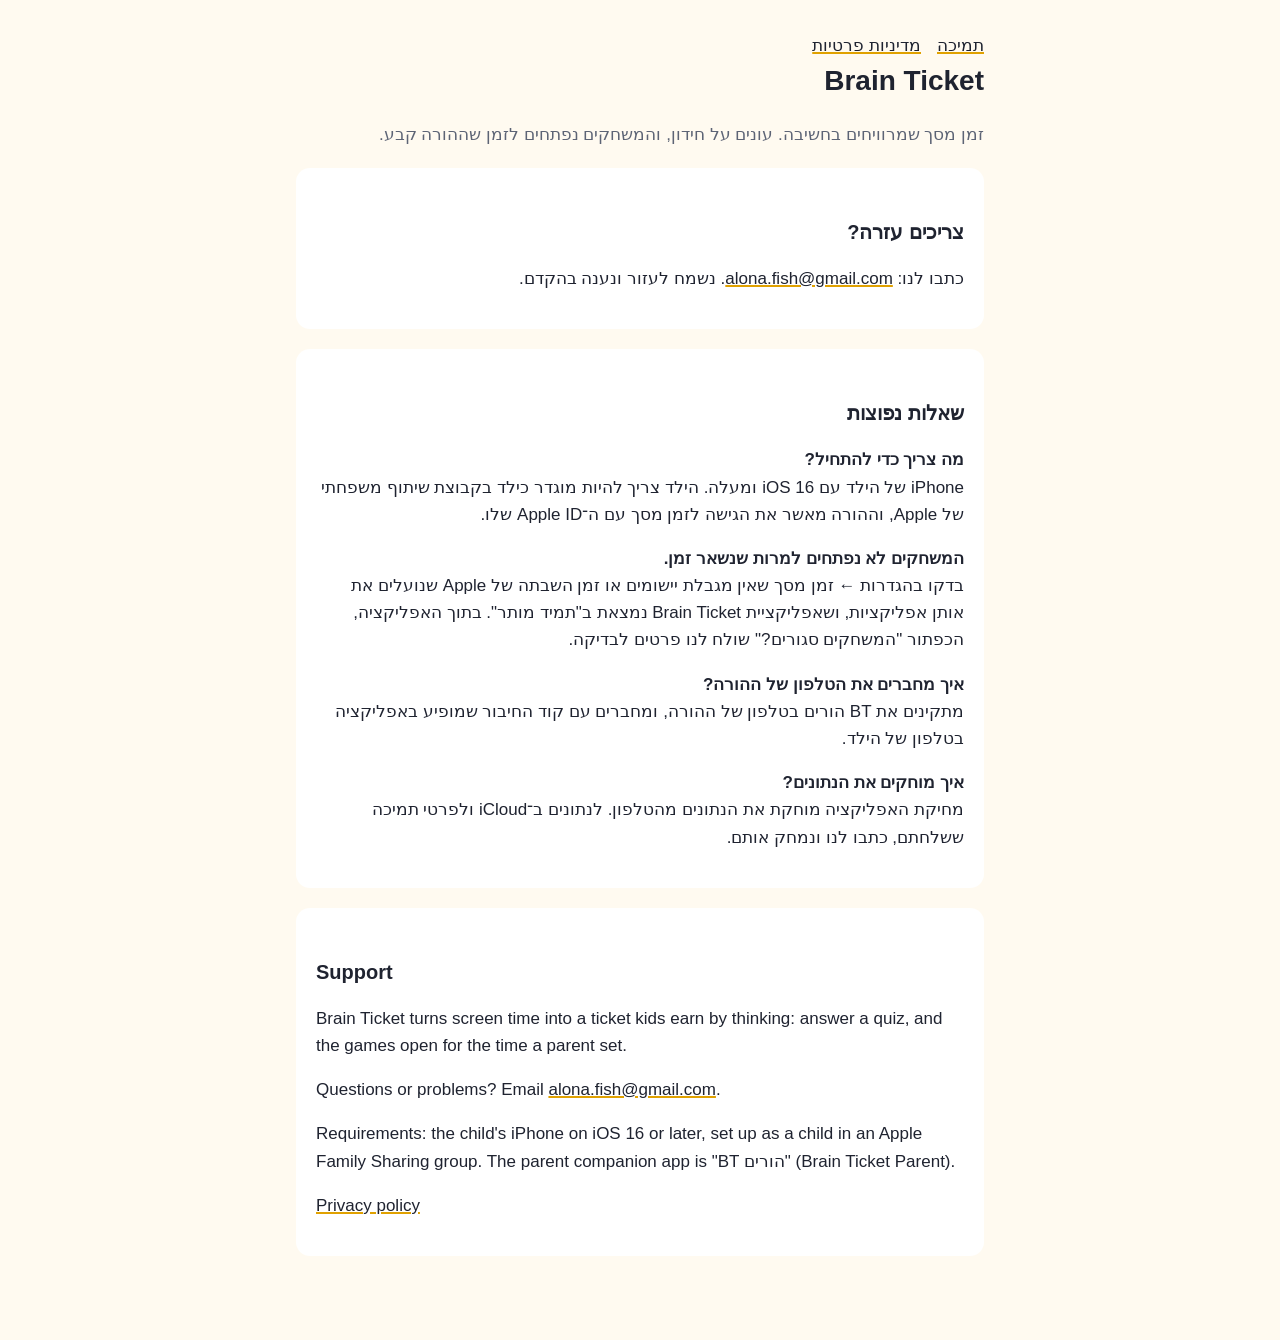
<file: index.html>
<!doctype html>
<html lang="he" dir="rtl">
<head><meta charset="utf-8"><meta name="viewport" content="width=device-width, initial-scale=1">
<title>Brain Ticket – תמיכה</title><link rel="stylesheet" href="style.css"></head>
<body><main>
<nav><a href="./">תמיכה</a><a href="privacy.html">מדיניות פרטיות</a></nav>
<h1>Brain Ticket</h1>
<p class="muted">זמן מסך שמרוויחים בחשיבה. עונים על חידון, והמשחקים נפתחים לזמן שההורה קבע.</p>

<section>
<h2>צריכים עזרה?</h2>
<p>כתבו לנו: <a href="mailto:alona.fish@gmail.com">alona.fish@gmail.com</a>. נשמח לעזור ונענה בהקדם.</p>
</section>

<section>
<h2>שאלות נפוצות</h2>
<p><strong>מה צריך כדי להתחיל?</strong><br>
iPhone של הילד עם iOS 16 ומעלה. הילד צריך להיות מוגדר כילד בקבוצת שיתוף משפחתי של Apple, וההורה מאשר את הגישה לזמן מסך עם ה־Apple ID שלו.</p>
<p><strong>המשחקים לא נפתחים למרות שנשאר זמן.</strong><br>
בדקו בהגדרות ← זמן מסך שאין מגבלת יישומים או זמן השבתה של Apple שנועלים את אותן אפליקציות, ושאפליקציית Brain Ticket נמצאת ב"תמיד מותר". בתוך האפליקציה, הכפתור "המשחקים סגורים?" שולח לנו פרטים לבדיקה.</p>
<p><strong>איך מחברים את הטלפון של ההורה?</strong><br>
מתקינים את BT הורים בטלפון של ההורה, ומחברים עם קוד החיבור שמופיע באפליקציה בטלפון של הילד.</p>
<p><strong>איך מוחקים את הנתונים?</strong><br>
מחיקת האפליקציה מוחקת את הנתונים מהטלפון. לנתונים ב־iCloud ולפרטי תמיכה ששלחתם, כתבו לנו ונמחק אותם.</p>
</section>

<section lang="en">
<h2>Support</h2>
<p>Brain Ticket turns screen time into a ticket kids earn by thinking: answer a quiz, and the games open for the time a parent set.</p>
<p>Questions or problems? Email <a href="mailto:alona.fish@gmail.com">alona.fish@gmail.com</a>.</p>
<p>Requirements: the child's iPhone on iOS 16 or later, set up as a child in an Apple Family Sharing group. The parent companion app is "BT הורים" (Brain Ticket Parent).</p>
<p><a href="privacy.html">Privacy policy</a></p>
</section>
</main></body></html>
</file>
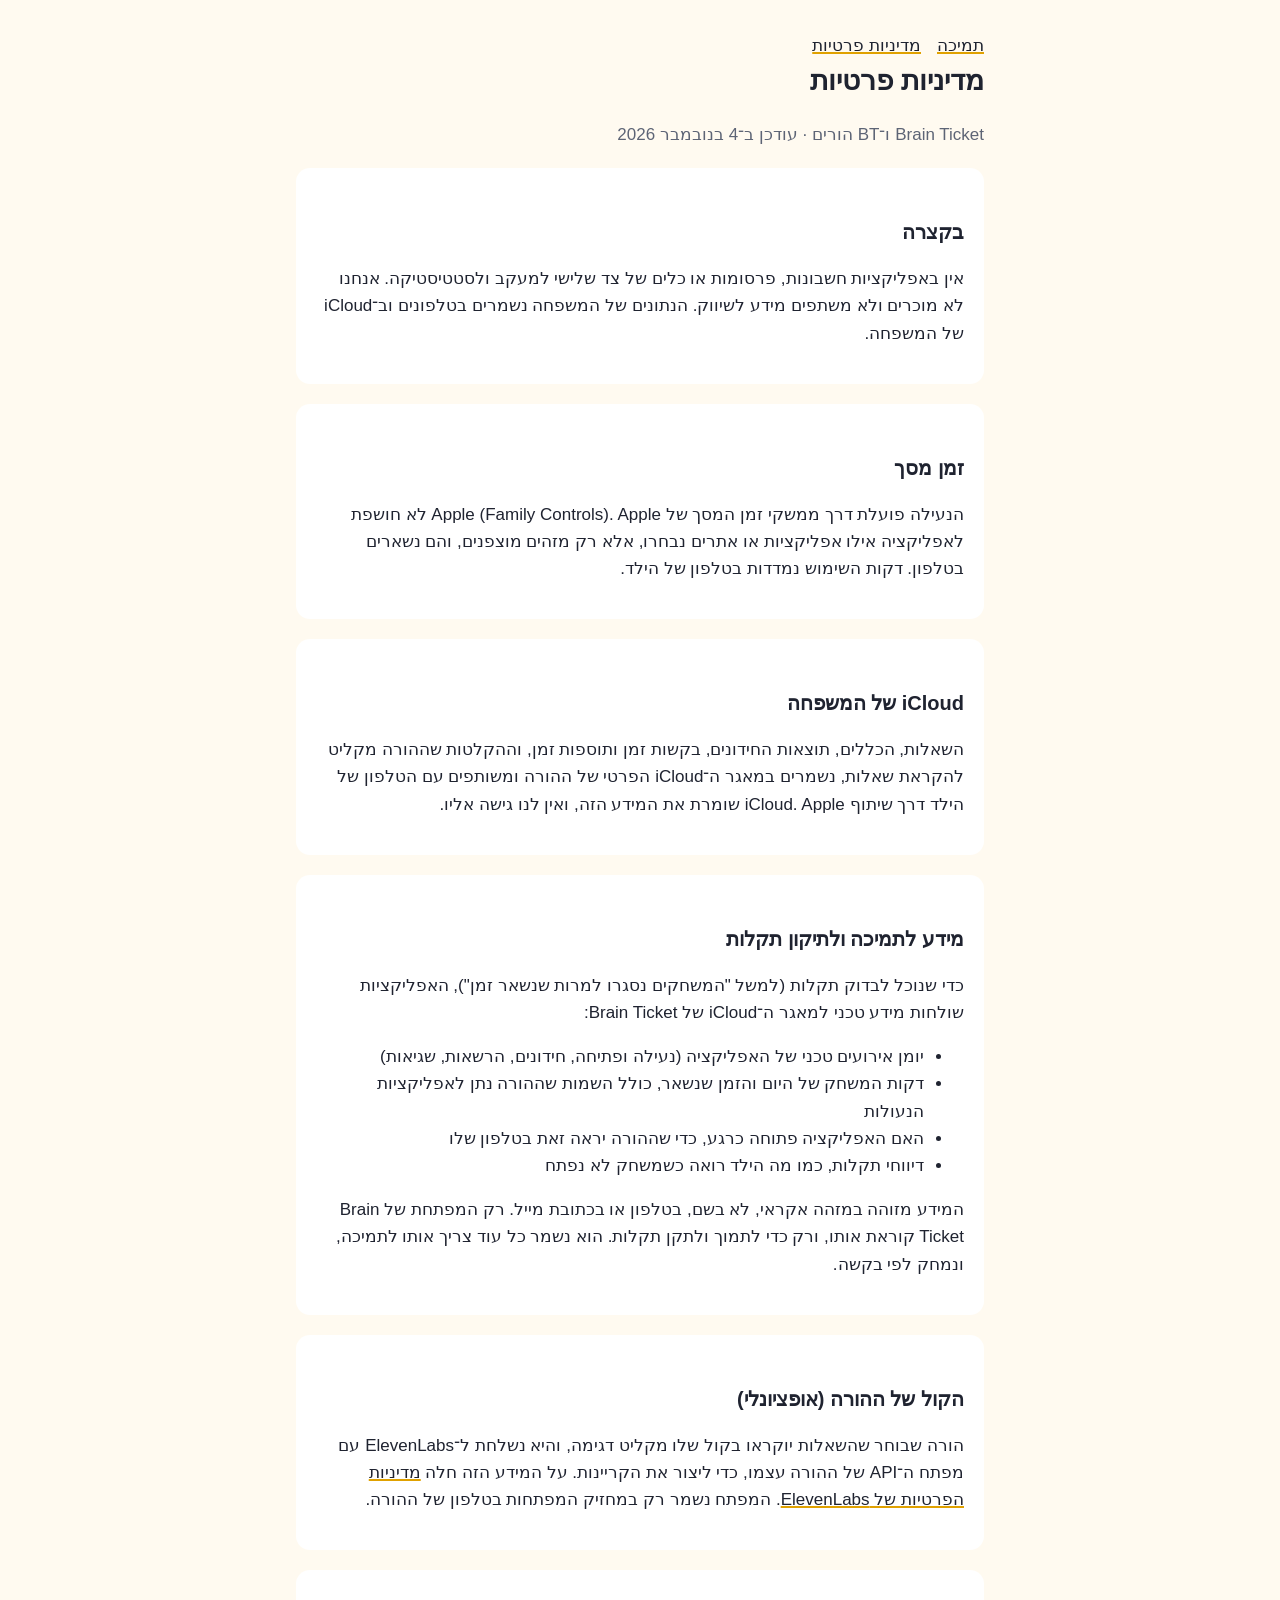
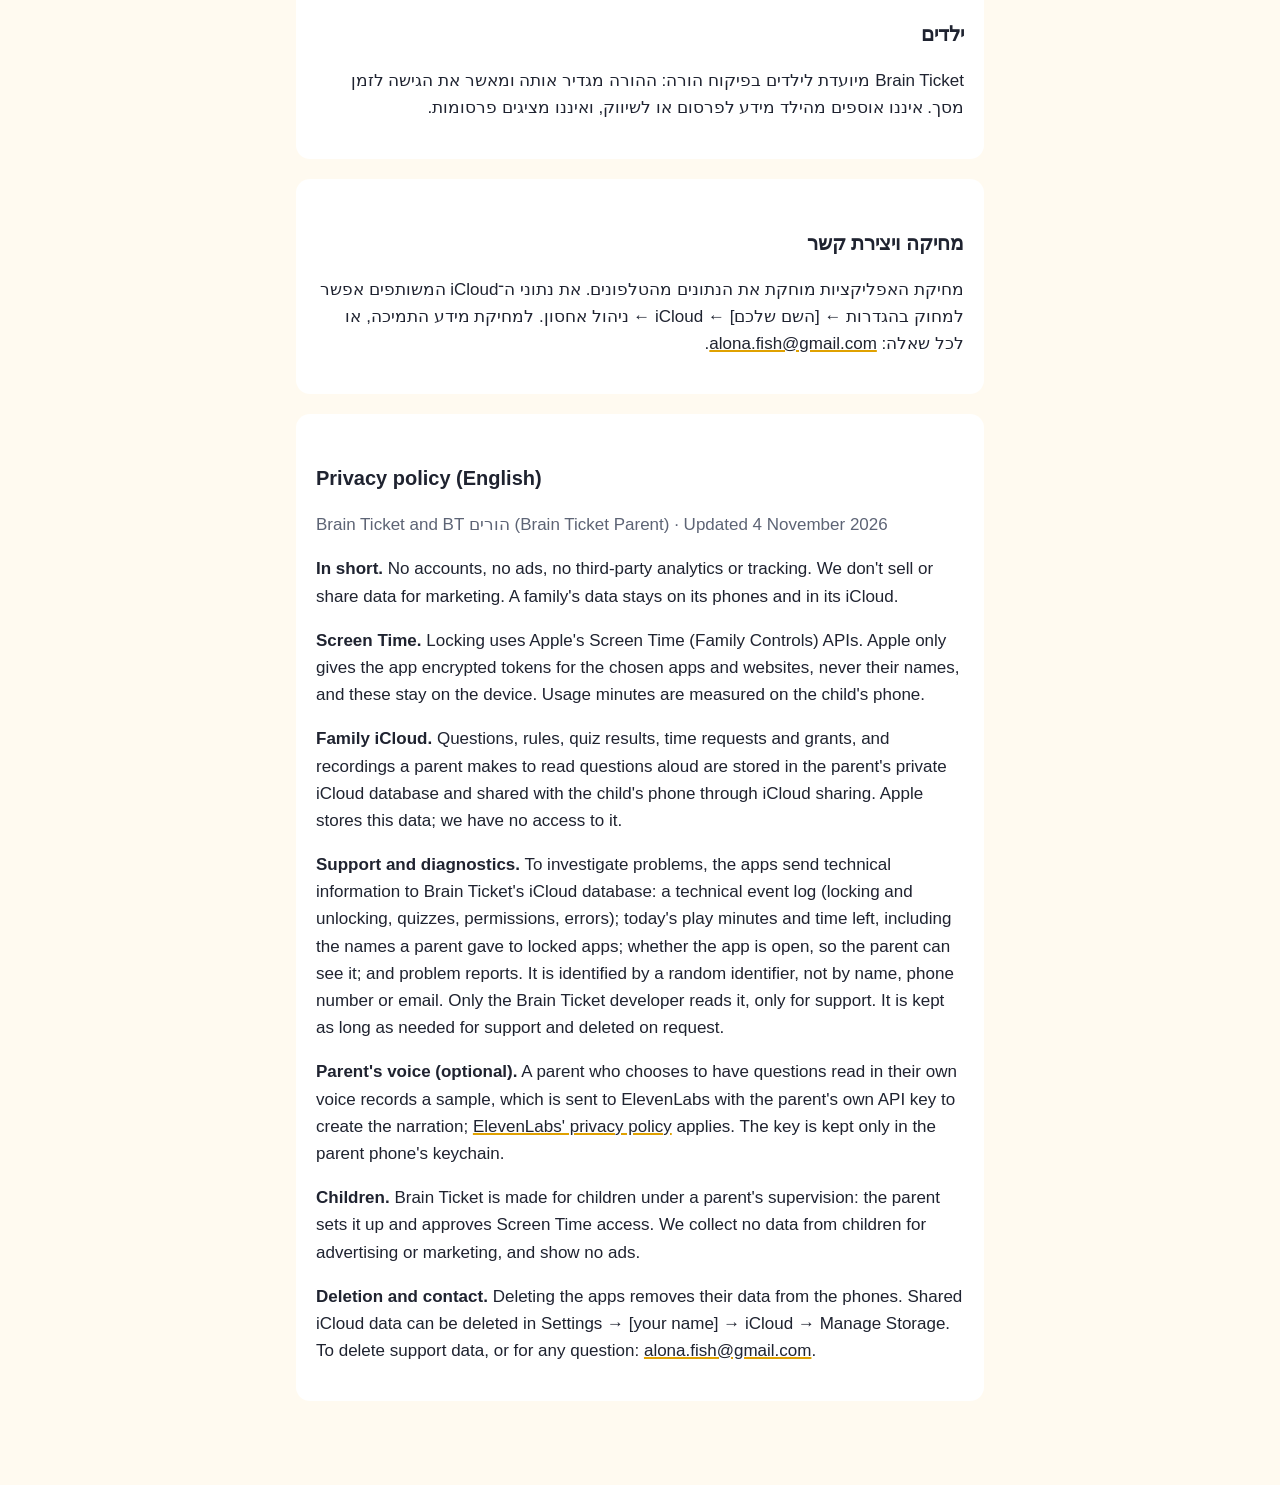
<file: privacy.html>
<!doctype html>
<html lang="he" dir="rtl">
<head><meta charset="utf-8"><meta name="viewport" content="width=device-width, initial-scale=1">
<title>Brain Ticket – מדיניות פרטיות</title><link rel="stylesheet" href="style.css"></head>
<body><main>
<nav><a href="./">תמיכה</a><a href="privacy.html">מדיניות פרטיות</a></nav>
<h1>מדיניות פרטיות</h1>
<p class="muted">Brain Ticket ו־BT הורים · עודכן ב־4 בנובמבר 2026</p>

<section>
<h2>בקצרה</h2>
<p>אין באפליקציות חשבונות, פרסומות או כלים של צד שלישי למעקב ולסטטיסטיקה. אנחנו לא מוכרים ולא משתפים מידע לשיווק. הנתונים של המשפחה נשמרים בטלפונים וב־iCloud של המשפחה.</p>
</section>

<section>
<h2>זמן מסך</h2>
<p>הנעילה פועלת דרך ממשקי זמן המסך של Apple (Family Controls). Apple לא חושפת לאפליקציה אילו אפליקציות או אתרים נבחרו, אלא רק מזהים מוצפנים, והם נשארים בטלפון. דקות השימוש נמדדות בטלפון של הילד.</p>
</section>

<section>
<h2>iCloud של המשפחה</h2>
<p>השאלות, הכללים, תוצאות החידונים, בקשות זמן ותוספות זמן, וההקלטות שההורה מקליט להקראת שאלות, נשמרים במאגר ה־iCloud הפרטי של ההורה ומשותפים עם הטלפון של הילד דרך שיתוף iCloud. Apple שומרת את המידע הזה, ואין לנו גישה אליו.</p>
</section>

<section>
<h2>מידע לתמיכה ולתיקון תקלות</h2>
<p>כדי שנוכל לבדוק תקלות (למשל "המשחקים נסגרו למרות שנשאר זמן"), האפליקציות שולחות מידע טכני למאגר ה־iCloud של Brain Ticket:</p>
<ul>
<li>יומן אירועים טכני של האפליקציה (נעילה ופתיחה, חידונים, הרשאות, שגיאות)</li>
<li>דקות המשחק של היום והזמן שנשאר, כולל השמות שההורה נתן לאפליקציות הנעולות</li>
<li>האם האפליקציה פתוחה כרגע, כדי שההורה יראה זאת בטלפון שלו</li>
<li>דיווחי תקלות, כמו מה הילד רואה כשמשחק לא נפתח</li>
</ul>
<p>המידע מזוהה במזהה אקראי, לא בשם, בטלפון או בכתובת מייל. רק המפתחת של Brain Ticket קוראת אותו, ורק כדי לתמוך ולתקן תקלות. הוא נשמר כל עוד צריך אותו לתמיכה, ונמחק לפי בקשה.</p>
</section>

<section>
<h2>הקול של ההורה (אופציונלי)</h2>
<p>הורה שבוחר שהשאלות יוקראו בקול שלו מקליט דגימה, והיא נשלחת ל־ElevenLabs עם מפתח ה־API של ההורה עצמו, כדי ליצור את הקריינות. על המידע הזה חלה <a href="https://elevenlabs.io/privacy-policy">מדיניות הפרטיות של ElevenLabs</a>. המפתח נשמר רק במחזיק המפתחות בטלפון של ההורה.</p>
</section>

<section>
<h2>ילדים</h2>
<p>Brain Ticket מיועדת לילדים בפיקוח הורה: ההורה מגדיר אותה ומאשר את הגישה לזמן מסך. איננו אוספים מהילד מידע לפרסום או לשיווק, ואיננו מציגים פרסומות.</p>
</section>

<section>
<h2>מחיקה ויצירת קשר</h2>
<p>מחיקת האפליקציות מוחקת את הנתונים מהטלפונים. את נתוני ה־iCloud המשותפים אפשר למחוק בהגדרות ← [השם שלכם] ← iCloud ← ניהול אחסון. למחיקת מידע התמיכה, או לכל שאלה: <a href="mailto:alona.fish@gmail.com">alona.fish@gmail.com</a>.</p>
</section>

<section lang="en">
<h2>Privacy policy (English)</h2>
<p class="muted">Brain Ticket and BT הורים (Brain Ticket Parent) · Updated 4 November 2026</p>
<p><strong>In short.</strong> No accounts, no ads, no third-party analytics or tracking. We don't sell or share data for marketing. A family's data stays on its phones and in its iCloud.</p>
<p><strong>Screen Time.</strong> Locking uses Apple's Screen Time (Family Controls) APIs. Apple only gives the app encrypted tokens for the chosen apps and websites, never their names, and these stay on the device. Usage minutes are measured on the child's phone.</p>
<p><strong>Family iCloud.</strong> Questions, rules, quiz results, time requests and grants, and recordings a parent makes to read questions aloud are stored in the parent's private iCloud database and shared with the child's phone through iCloud sharing. Apple stores this data; we have no access to it.</p>
<p><strong>Support and diagnostics.</strong> To investigate problems, the apps send technical information to Brain Ticket's iCloud database: a technical event log (locking and unlocking, quizzes, permissions, errors); today's play minutes and time left, including the names a parent gave to locked apps; whether the app is open, so the parent can see it; and problem reports. It is identified by a random identifier, not by name, phone number or email. Only the Brain Ticket developer reads it, only for support. It is kept as long as needed for support and deleted on request.</p>
<p><strong>Parent's voice (optional).</strong> A parent who chooses to have questions read in their own voice records a sample, which is sent to ElevenLabs with the parent's own API key to create the narration; <a href="https://elevenlabs.io/privacy-policy">ElevenLabs' privacy policy</a> applies. The key is kept only in the parent phone's keychain.</p>
<p><strong>Children.</strong> Brain Ticket is made for children under a parent's supervision: the parent sets it up and approves Screen Time access. We collect no data from children for advertising or marketing, and show no ads.</p>
<p><strong>Deletion and contact.</strong> Deleting the apps removes their data from the phones. Shared iCloud data can be deleted in Settings → [your name] → iCloud → Manage Storage. To delete support data, or for any question: <a href="mailto:alona.fish@gmail.com">alona.fish@gmail.com</a>.</p>
</section>
</main></body></html>
</file>
<file: style.css>
:root { --bg: #fffaf0; --ink: #1f2330; --muted: #5d6475; --accent: #e0a100; --card: #ffffff; }
@media (prefers-color-scheme: dark) { :root { --bg: #15171d; --ink: #eef0f5; --muted: #a6adbd; --accent: #f5c542; --card: #1f2229; } }
* { box-sizing: border-box; }
body { margin: 0; background: var(--bg); color: var(--ink); font: 17px/1.6 -apple-system, "Segoe UI", Arial, sans-serif; }
main { max-width: 720px; margin: 0 auto; padding: 32px 16px 64px; }
h1 { font-size: 28px; margin: 0 0 4px; }
h2 { font-size: 20px; margin: 28px 0 8px; }
.muted { color: var(--muted); }
section { background: var(--card); border-radius: 14px; padding: 20px; margin: 20px 0; }
a { color: inherit; text-decoration-color: var(--accent); text-decoration-thickness: 2px; }
nav a { margin-inline-end: 16px; }
[lang=en] { direction: ltr; text-align: left; }
</file>
